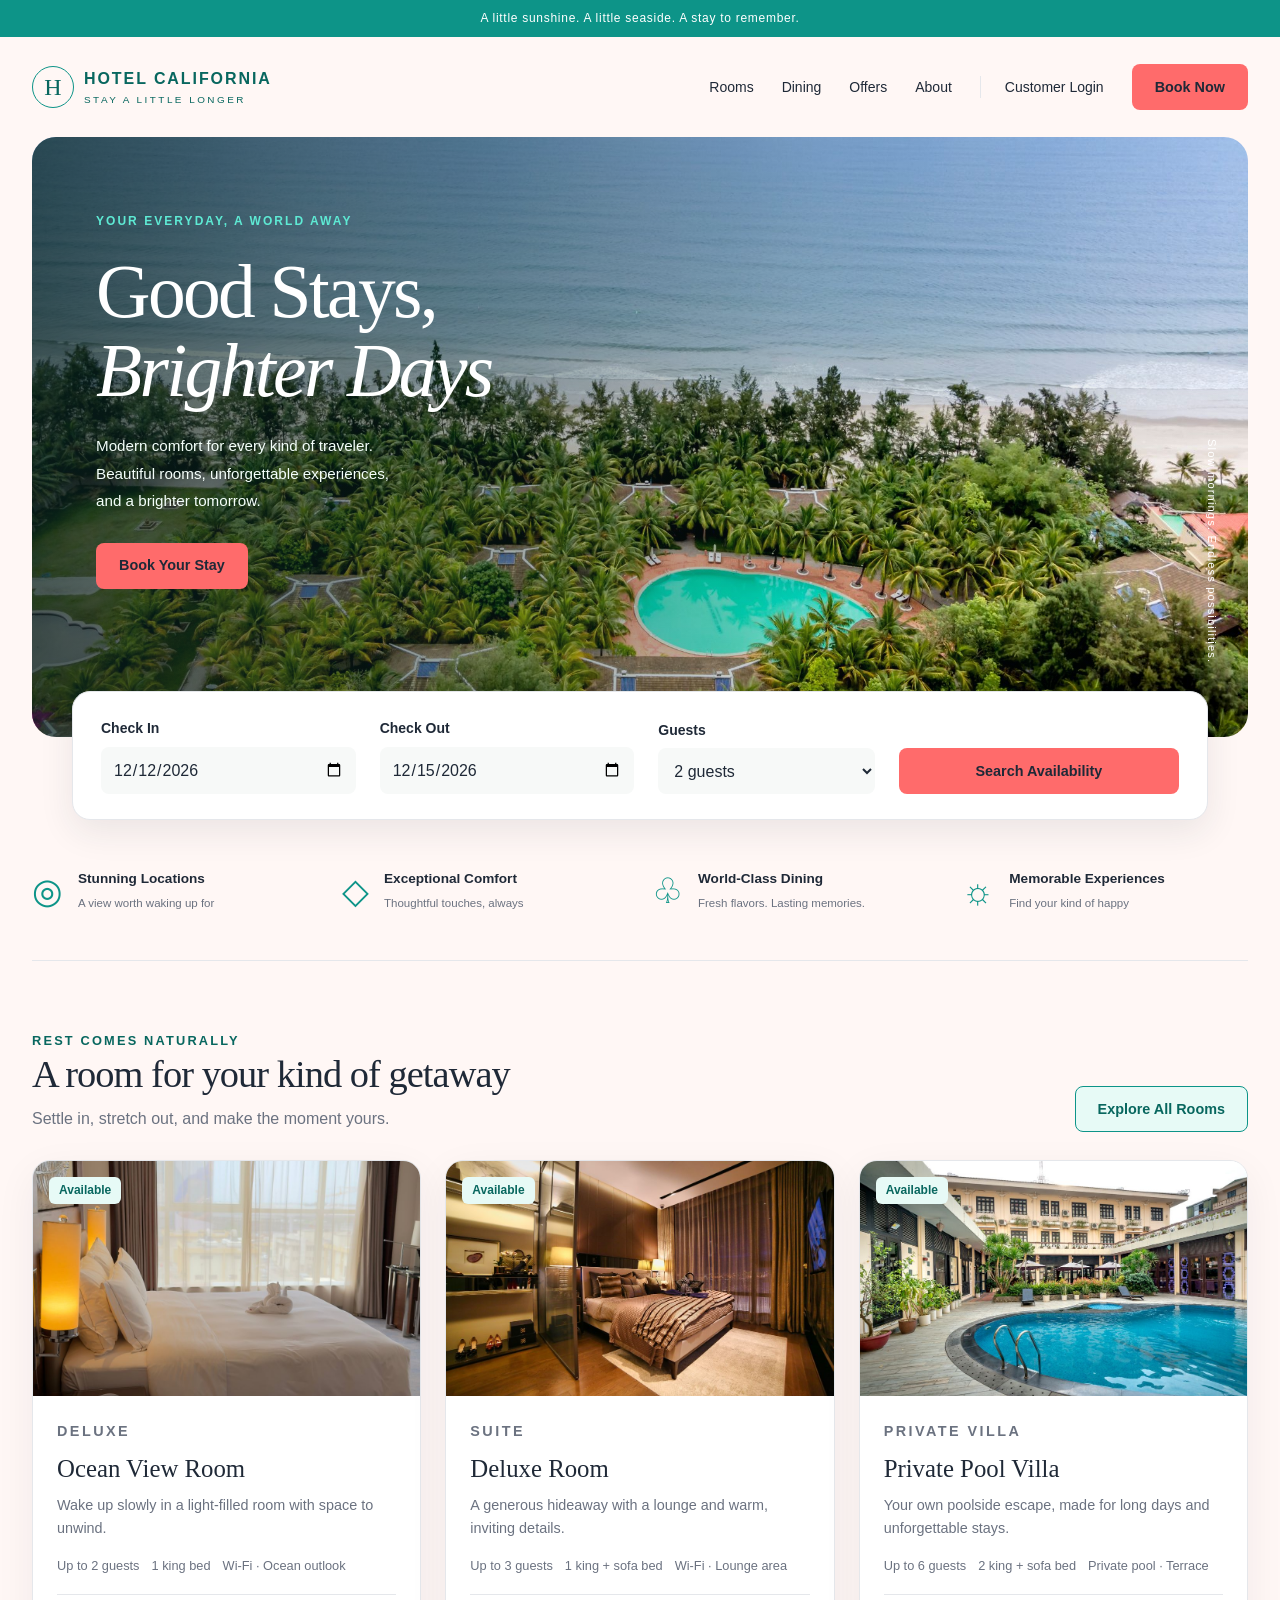
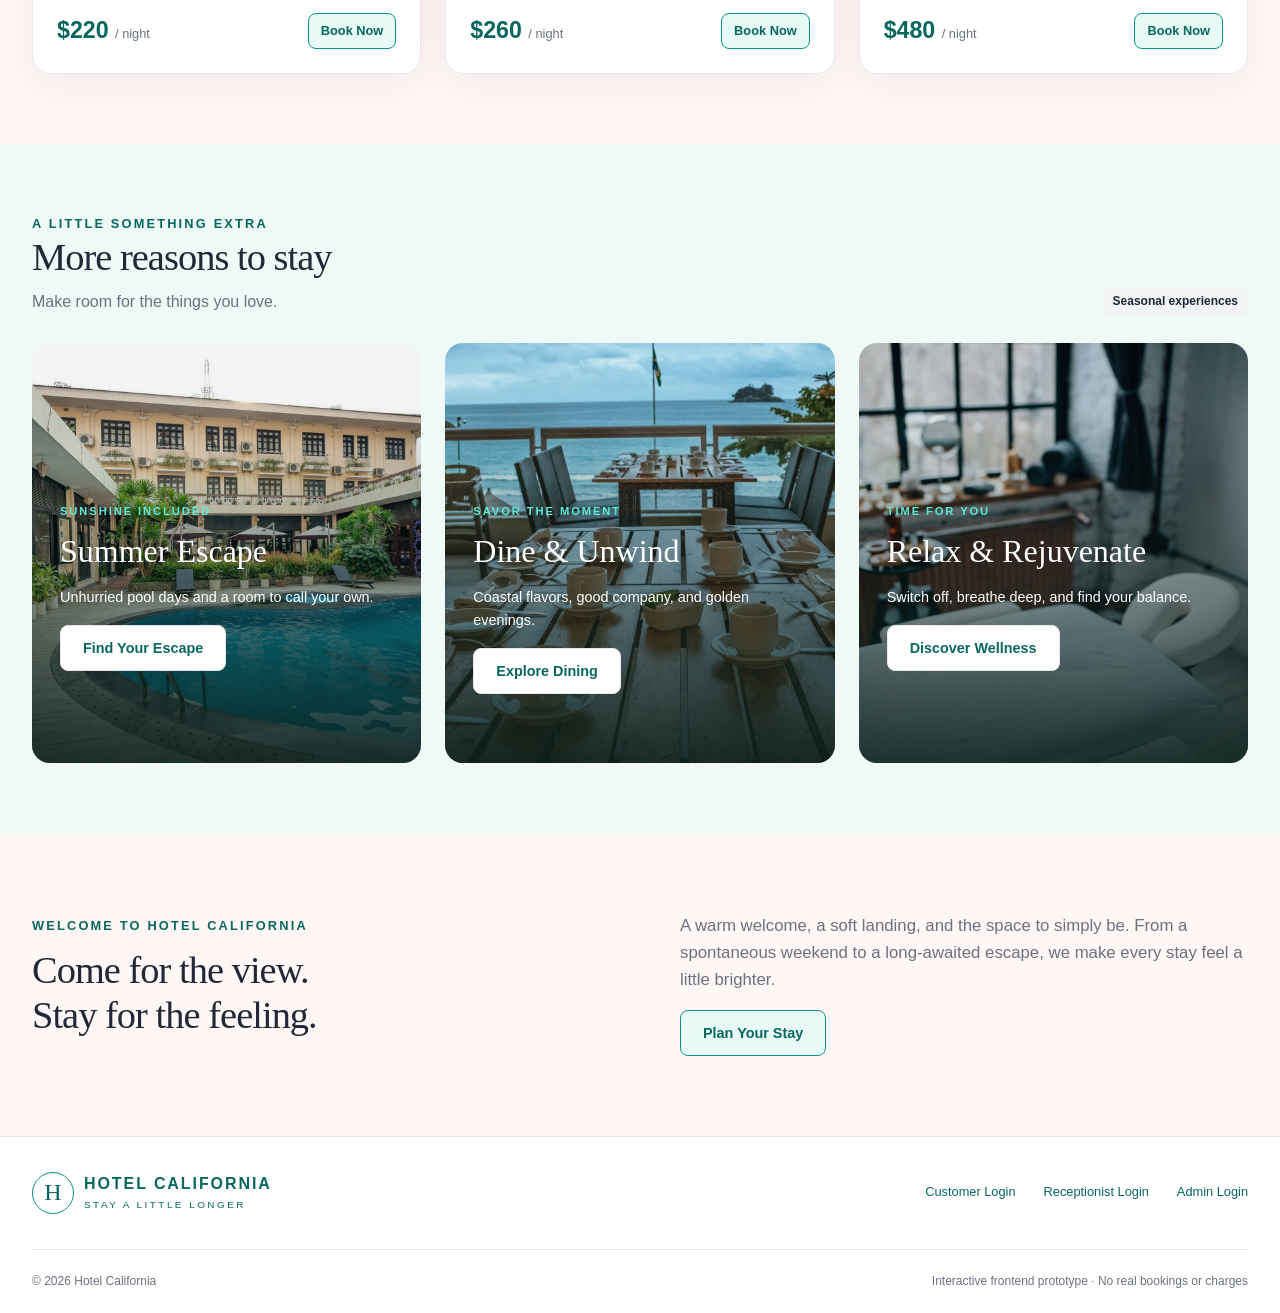
<file: index.html>
<!doctype html>
<html lang="en">
  <head>
    <meta charset="UTF-8" />
    <meta name="viewport" content="width=device-width, initial-scale=1" />
    <meta
      name="description"
      content="Find your brighter days at Hotel California. Explore inviting rooms, poolside escapes, and seaside dining in this hotel reservation prototype."
    />
    <title>Hotel California — Good Stays, Brighter Days</title>
    <link rel="icon" href="assets/images/icons/favicon.svg" type="image/svg+xml" />
    <link rel="stylesheet" href="css/common.css" />
    <link rel="stylesheet" href="css/home.css" />
    <script src="js/ui.js" defer></script>
    <script src="js/data.js" defer></script>
    <script src="js/api.js" defer></script>
    <script src="js/home.js" defer></script>
  </head>
  <body>
    <a class="skip-link" href="#main">Skip to content</a>
    <div class="welcome-strip">A little sunshine. A little seaside. A stay to remember.</div>
    <header class="site-header">
      <div class="container navbar">
        <a class="brand" href="index.html"
          ><span class="brand-mark" aria-hidden="true">H</span
          ><span class="brand-name">HOTEL CALIFORNIA<small>STAY A LITTLE LONGER</small></span></a
        >
        <button class="menu-toggle" aria-expanded="false" aria-controls="public-nav">
          ☰ Menu
        </button>
        <nav id="public-nav" aria-label="Main navigation">
          <a href="customer/index.html?page=rooms">Rooms</a><a href="#dining">Dining</a
          ><a href="#offers">Offers</a><a href="#about">About</a
          ><a class="login-link" href="customer/index.html?page=login">Customer Login</a
          ><a class="btn-primary" href="customer/index.html?page=rooms">Book Now</a>
        </nav>
      </div>
    </header>
    <main id="main">
      <section class="hero container" aria-labelledby="hero-title">
        <img
          class="hero-image"
          src="assets/images/hotel/resort.jpg"
          alt="An oceanfront resort with palm gardens and a turquoise pool"
          width="1920"
          height="1440"
          fetchpriority="high"
        />
        <div class="hero-content">
          <p class="eyebrow">YOUR EVERYDAY, A WORLD AWAY</p>
          <h1 id="hero-title">Good Stays,<br /><em>Brighter Days</em></h1>
          <p>
            Modern comfort for every kind of traveler.<br />Beautiful rooms, unforgettable
            experiences,<br />and a brighter tomorrow.
          </p>
          <a class="btn-primary" href="customer/index.html?page=rooms">Book Your Stay</a>
        </div>
        <span class="hero-note">Slow mornings. Endless possibilities.</span>
      </section>
      <div class="container search-container">
        <form
          class="availability card"
          id="availability-form"
          action="customer/index.html?page=rooms"
          method="get"
        >
          <div class="form-group">
            <label for="check-in">Check In</label
            ><input id="check-in" name="checkIn" type="date" required />
          </div>
          <div class="form-group">
            <label for="check-out">Check Out</label
            ><input id="check-out" name="checkOut" type="date" required />
          </div>
          <div class="form-group">
            <label for="guests">Guests</label
            ><select id="guests" name="guests">
              <option value="1">1 guest</option>
              <option value="2" selected>2 guests</option>
              <option value="3">3 guests</option>
              <option value="4">4 guests</option>
              <option value="6">6 guests</option>
            </select>
          </div>
          <button class="btn-primary" type="submit">Search Availability</button>
        </form>
      </div>
      <section class="container amenities" aria-label="Hotel highlights">
        <div>
          <span aria-hidden="true">◎</span>
          <p>Stunning Locations<small>A view worth waking up for</small></p>
        </div>
        <div>
          <span aria-hidden="true">◇</span>
          <p>Exceptional Comfort<small>Thoughtful touches, always</small></p>
        </div>
        <div>
          <span aria-hidden="true">♧</span>
          <p>World-Class Dining<small>Fresh flavors. Lasting memories.</small></p>
        </div>
        <div>
          <span aria-hidden="true">☼</span>
          <p>Memorable Experiences<small>Find your kind of happy</small></p>
        </div>
      </section>
      <section class="container home-section" id="rooms">
        <div class="section-heading">
          <div>
            <p class="eyebrow">REST COMES NATURALLY</p>
            <h2>A room for your kind of getaway</h2>
            <p class="muted">Settle in, stretch out, and make the moment yours.</p>
          </div>
          <a class="btn-secondary" href="customer/index.html?page=rooms">Explore All Rooms</a>
        </div>
        <div class="grid grid-3" id="featured-rooms" aria-live="polite"></div>
      </section>
      <section class="home-section offers-section" id="offers">
        <div class="container">
          <div class="section-heading">
            <div>
              <p class="eyebrow">A LITTLE SOMETHING EXTRA</p>
              <h2>More reasons to stay</h2>
              <p class="muted">Make room for the things you love.</p>
            </div>
            <span class="badge">Seasonal experiences</span>
          </div>
          <div class="grid grid-3">
            <article class="offer-card">
              <img
                src="assets/images/rooms/villa.jpg"
                alt="A peaceful hotel pool and terrace"
                loading="lazy"
                width="600"
                height="650"
              />
              <div>
                <p class="eyebrow">SUNSHINE INCLUDED</p>
                <h3>Summer Escape</h3>
                <p>Unhurried pool days and a room to call your own.</p>
                <a class="btn btn-quiet" href="customer/index.html?page=rooms&type=Private+Villa"
                  >Find Your Escape</a
                >
              </div>
            </article>
            <article class="offer-card" id="dining">
              <img
                src="assets/images/offers/dining.jpg"
                alt="A seaside dining table set for a leisurely meal"
                loading="lazy"
                width="600"
                height="650"
              />
              <div>
                <p class="eyebrow">SAVOR THE MOMENT</p>
                <h3>Dine &amp; Unwind</h3>
                <p>Coastal flavors, good company, and golden evenings.</p>
                <button class="btn btn-quiet" data-experience="dining">Explore Dining</button>
              </div>
            </article>
            <article class="offer-card">
              <img
                src="assets/images/offers/spa.jpg"
                alt="A tranquil spa treatment room with soft natural light"
                loading="lazy"
                width="600"
                height="650"
              />
              <div>
                <p class="eyebrow">TIME FOR YOU</p>
                <h3>Relax &amp; Rejuvenate</h3>
                <p>Switch off, breathe deep, and find your balance.</p>
                <button class="btn btn-quiet" data-experience="spa">Discover Wellness</button>
              </div>
            </article>
          </div>
        </div>
      </section>
      <section class="container about-section" id="about">
        <div>
          <p class="eyebrow">WELCOME TO HOTEL CALIFORNIA</p>
          <h2>Come for the view.<br />Stay for the feeling.</h2>
        </div>
        <div>
          <p>
            A warm welcome, a soft landing, and the space to simply be. From a spontaneous weekend
            to a long-awaited escape, we make every stay feel a little brighter.
          </p>
          <a class="btn-secondary" href="customer/index.html?page=rooms">Plan Your Stay</a>
        </div>
      </section>
    </main>
    <footer class="site-footer">
      <div class="container footer-top">
        <a class="brand" href="index.html"
          ><span class="brand-mark" aria-hidden="true">H</span
          ><span class="brand-name">HOTEL CALIFORNIA<small>STAY A LITTLE LONGER</small></span></a
        >
        <nav aria-label="Guest and staff access">
          <a href="customer/index.html?page=login">Customer Login</a
          ><a href="receptionist/index.html?page=login">Receptionist Login</a
          ><a href="admin/index.html?page=login">Admin Login</a>
        </nav>
      </div>
      <div class="container footer-bottom">
        <span>© <span id="year">2026</span> Hotel California</span
        ><span>Interactive frontend prototype · No real bookings or charges</span>
      </div>
    </footer>
  </body>
</html>
</file>
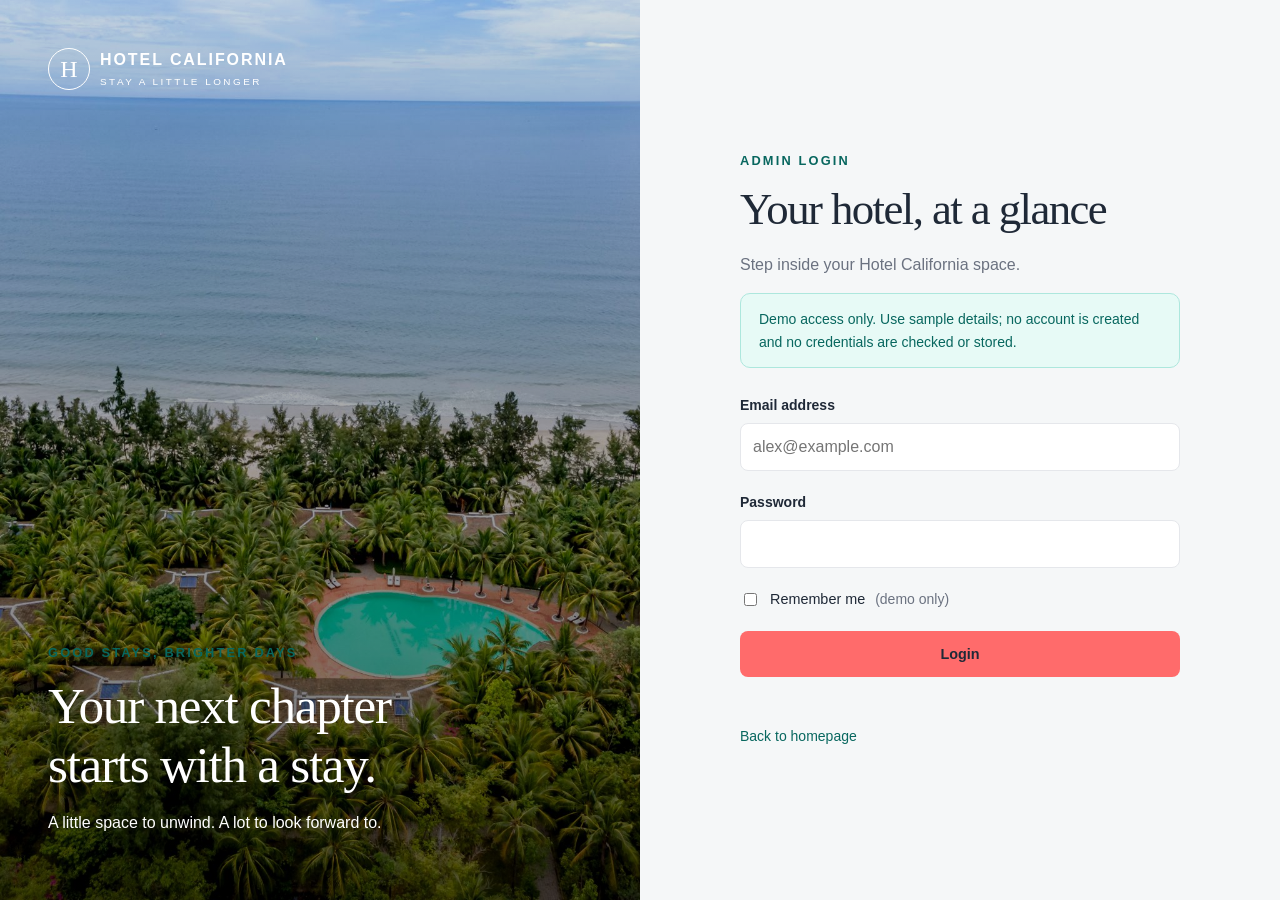
<file: admin/index.html>
<!doctype html>
<html lang="en">
  <head>
    <meta charset="UTF-8" />
    <meta name="viewport" content="width=device-width, initial-scale=1" />
    <meta
      name="description"
      content="Hotel California admin interface — college frontend prototype."
    />
    <title>Admin · Hotel California</title>
    <link rel="icon" href="../assets/images/icons/favicon.svg" type="image/svg+xml" />
    <link rel="stylesheet" href="../css/common.css" />
    <link rel="stylesheet" href="../css/portals.css" />
    <script src="../js/ui.js" defer></script>
    <script src="../js/data.js" defer></script>
    <script src="../js/api.js" defer></script>
    <script src="../js/staff-tools.js" defer></script>
    <script src="../js/admin.js" defer></script>
  </head>
  <body class="admin">
    <a class="skip-link" href="#main">Skip to content</a>
    <div id="app"></div>
    <noscript
      ><main class="container">
        <h1>Hotel California</h1>
        <p>Please enable JavaScript to use this interactive demo.</p>
        <a href="../index.html">Back to homepage</a>
      </main></noscript
    >
  </body>
</html>
</file>
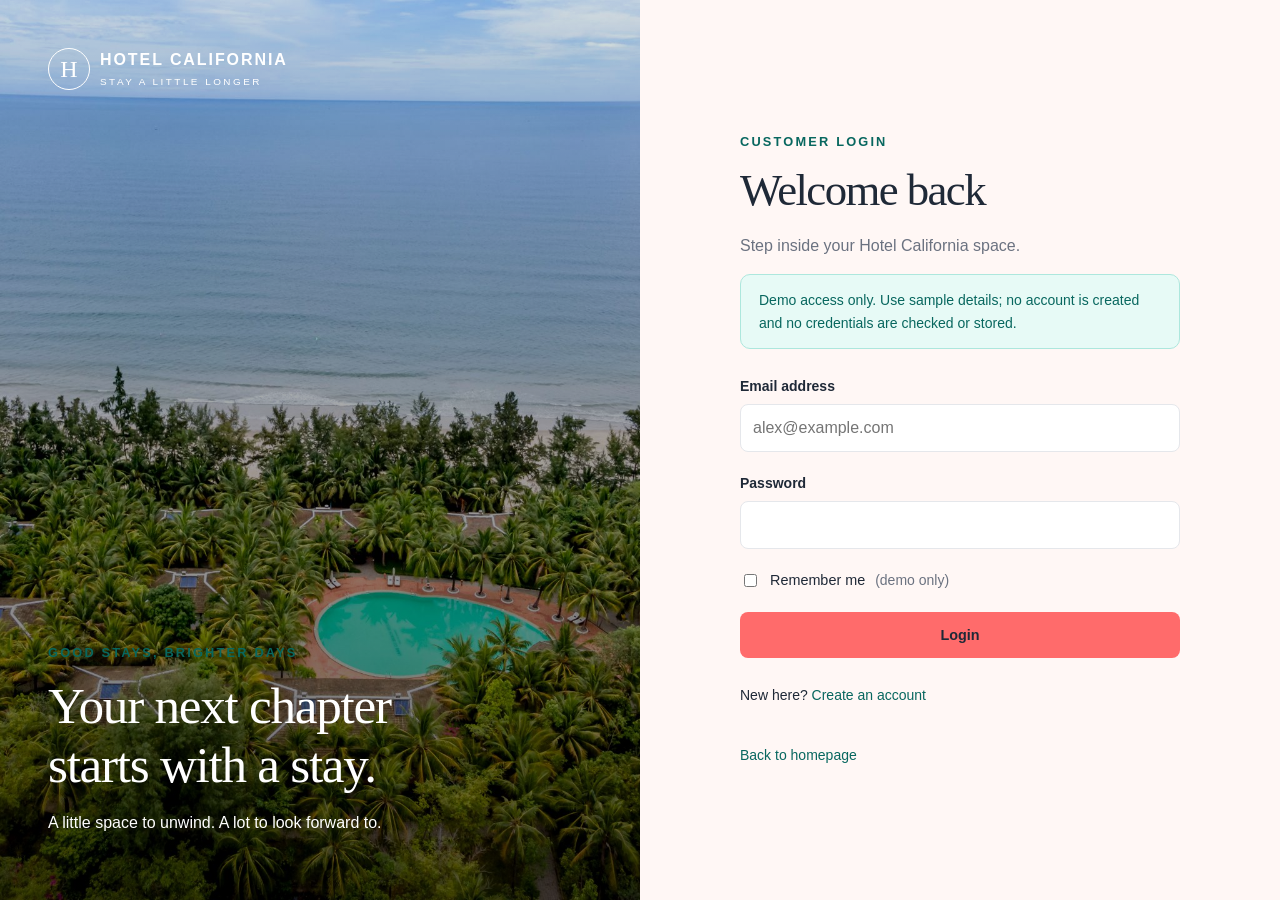
<file: customer/index.html>
<!doctype html>
<html lang="en">
  <head>
    <meta charset="UTF-8" />
    <meta name="viewport" content="width=device-width, initial-scale=1" />
    <meta
      name="description"
      content="Hotel California customer interface — college frontend prototype."
    />
    <title>Customer · Hotel California</title>
    <link rel="icon" href="../assets/images/icons/favicon.svg" type="image/svg+xml" />
    <link rel="stylesheet" href="../css/common.css" />
    <link rel="stylesheet" href="../css/portals.css" />
    <script src="../js/ui.js" defer></script>
    <script src="../js/data.js" defer></script>
    <script src="../js/api.js" defer></script>
    <script src="../js/customer.js" defer></script>
  </head>
  <body class="customer">
    <a class="skip-link" href="#main">Skip to content</a>
    <div id="app"></div>
    <noscript
      ><main class="container">
        <h1>Hotel California</h1>
        <p>Please enable JavaScript to use this interactive demo.</p>
        <a href="../index.html">Back to homepage</a>
      </main></noscript
    >
  </body>
</html>
</file>
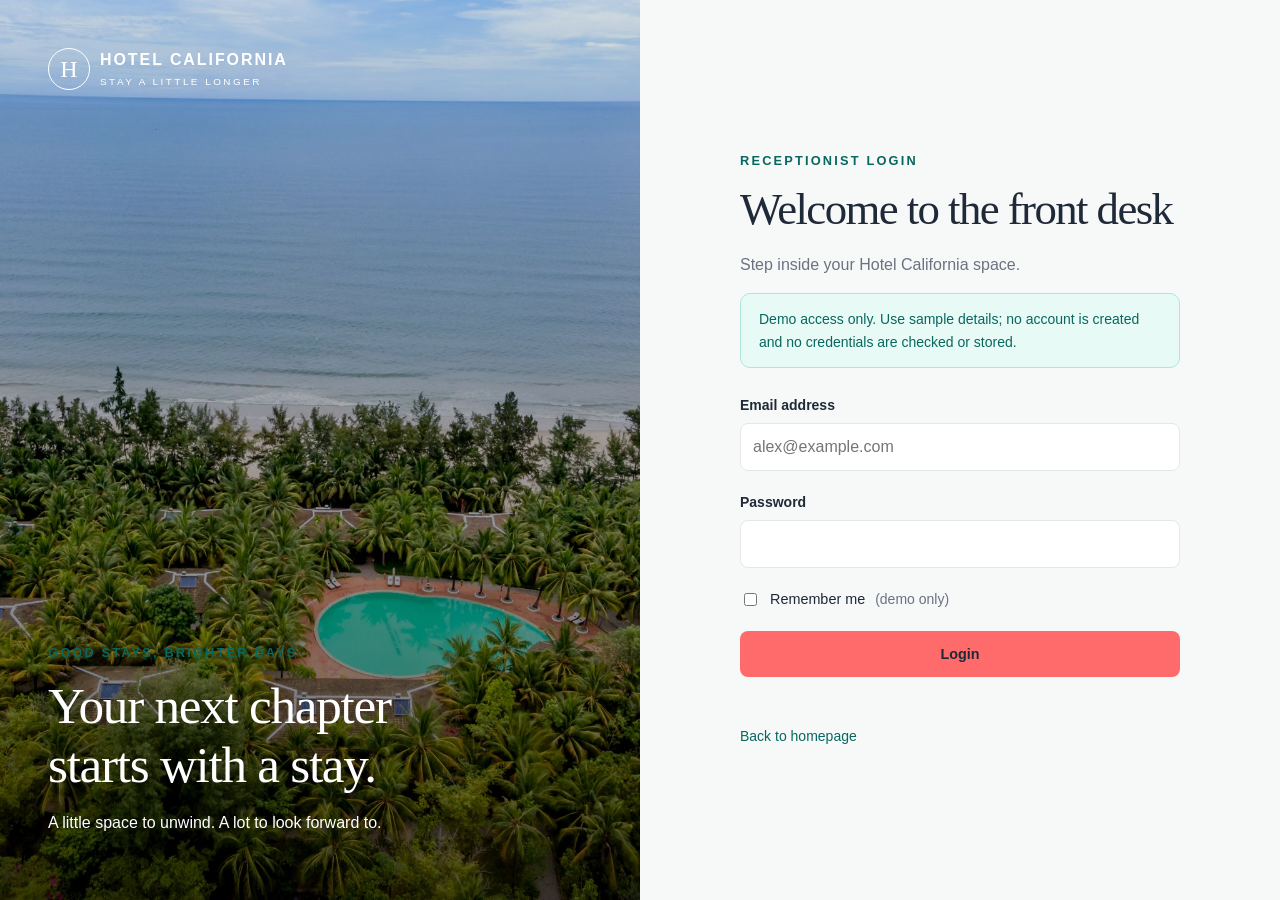
<file: receptionist/index.html>
<!doctype html>
<html lang="en">
  <head>
    <meta charset="UTF-8" />
    <meta name="viewport" content="width=device-width, initial-scale=1" />
    <meta
      name="description"
      content="Hotel California receptionist interface — college frontend prototype."
    />
    <title>Receptionist · Hotel California</title>
    <link rel="icon" href="../assets/images/icons/favicon.svg" type="image/svg+xml" />
    <link rel="stylesheet" href="../css/common.css" />
    <link rel="stylesheet" href="../css/portals.css" />
    <script src="../js/ui.js" defer></script>
    <script src="../js/data.js" defer></script>
    <script src="../js/api.js" defer></script>
    <script src="../js/staff-tools.js" defer></script>
    <script src="../js/receptionist.js" defer></script>
  </head>
  <body class="receptionist">
    <a class="skip-link" href="#main">Skip to content</a>
    <div id="app"></div>
    <noscript
      ><main class="container">
        <h1>Hotel California</h1>
        <p>Please enable JavaScript to use this interactive demo.</p>
        <a href="../index.html">Back to homepage</a>
      </main></noscript
    >
  </body>
</html>
</file>
<file: css/common.css>
:root {
  --primary: #0d9488;
  --secondary: #5eead4;
  --accent: #ff6b6b;
  --background: #fff7f5;
  --text: #1f2937;
  --white: #ffffff;
  --muted: #6b7280;
  --border: #e5e7eb;
  --soft: #e7faf6;
  --teal-ink: #08675f;
  --shadow: 0 12px 40px rgb(31 41 55 / 6%);
  --radius: 18px;
  --heading: Georgia, 'Times New Roman', serif;
  --body: 'Segoe UI', Arial, sans-serif;
}
* {
  box-sizing: border-box;
}
html {
  scroll-behavior: smooth;
}
body {
  margin: 0;
  color: var(--text);
  background: var(--background);
  font: 16px/1.6 var(--body);
}
h1,
h2,
h3,
h4,
p {
  margin: 0 0 1rem;
}
h1,
h2,
h3 {
  font-family: var(--heading);
  font-weight: 400;
  line-height: 1.16;
}
h1 {
  font-size: clamp(2.3rem, 4vw, 3.7rem);
  letter-spacing: -0.035em;
}
h2 {
  font-size: clamp(1.9rem, 3vw, 2.8rem);
  letter-spacing: -0.025em;
}
h3 {
  font-size: 1.55rem;
}
a {
  color: var(--teal-ink);
  text-decoration: none;
}
a:hover {
  text-decoration: underline;
  text-underline-offset: 5px;
}
button,
input,
select,
textarea {
  font: inherit;
}
button,
a,
input,
select,
textarea {
  -webkit-tap-highlight-color: transparent;
}
button {
  cursor: pointer;
}
button:disabled {
  opacity: 0.5;
  cursor: not-allowed;
}
img {
  display: block;
  max-width: 100%;
  object-fit: cover;
}
fieldset {
  min-width: 0;
  border: 1px solid var(--border);
  border-radius: 12px;
  padding: 1rem;
}
legend {
  font-weight: 600;
  padding: 0 0.4rem;
}
hr {
  border: 0;
  border-top: 1px solid var(--border);
  margin: 1.5rem 0;
}
:focus-visible {
  outline: 3px solid var(--primary);
  outline-offset: 4px;
}
[hidden] {
  display: none !important;
}
.container {
  width: min(1220px, calc(100% - 64px));
  margin-inline: auto;
}
.eyebrow {
  color: var(--teal-ink);
  font-size: 0.8rem;
  font-weight: 700;
  letter-spacing: 0.17em;
  text-transform: uppercase;
  margin-bottom: 0.75rem;
}
.muted {
  color: var(--muted);
}
.small {
  font-size: 0.875rem;
}
.nowrap {
  white-space: nowrap;
}
.stack > * + * {
  margin-top: 1.25rem;
}
.skip-link {
  position: fixed;
  top: -100px;
  left: 1rem;
  z-index: 100;
  background: white;
  padding: 1rem;
}
.skip-link:focus {
  top: 1rem;
}
.sr-only {
  position: absolute;
  width: 1px;
  height: 1px;
  padding: 0;
  overflow: hidden;
  clip: rect(0, 0, 0, 0);
  white-space: nowrap;
  border: 0;
}
@media (max-width: 650px) {
  .container {
    width: calc(100% - 32px);
  }
}
@media (prefers-reduced-motion: reduce) {
  html {
    scroll-behavior: auto;
  }
  *,
  *::before,
  *::after {
    transition: none !important;
    animation: none !important;
  }
}

.brand {
  display: inline-flex;
  align-items: center;
  gap: 10px;
  color: var(--teal-ink);
  text-decoration: none !important;
}
.brand-mark {
  display: grid;
  place-items: center;
  width: 42px;
  height: 42px;
  border: 1px solid var(--primary);
  border-radius: 50%;
  font: 24px var(--heading);
}
.brand-name {
  font: 600 1rem/1.2 var(--body);
  letter-spacing: 0.12em;
}
.brand-name small {
  display: block;
  font-size: 0.62rem;
  font-weight: 400;
  letter-spacing: 0.25em;
  margin-top: 6px;
}
.btn,
.btn-primary,
.btn-secondary {
  display: inline-flex;
  align-items: center;
  justify-content: center;
  gap: 8px;
  min-height: 46px;
  padding: 11px 22px;
  border: 1px solid transparent;
  border-radius: 8px;
  font-size: 0.9rem;
  font-weight: 600;
  line-height: 1.4;
  text-decoration: none !important;
  transition:
    transform 0.2s,
    box-shadow 0.2s;
}
.btn:hover,
.btn-primary:hover,
.btn-secondary:hover {
  transform: translateY(-1px);
  box-shadow: 0 5px 15px rgb(31 41 55 / 12%);
}
.btn-primary {
  background: var(--accent);
  color: var(--text);
}
.btn-secondary {
  background: var(--soft);
  color: var(--teal-ink);
  border-color: var(--primary);
}
.btn-quiet {
  background: var(--white);
  color: var(--teal-ink);
  border-color: var(--border);
}
.btn-small {
  padding: 7px 12px;
  min-height: 36px;
  font-size: 0.8rem;
}
.text-button {
  background: none;
  border: 0;
  color: var(--teal-ink);
  padding: 6px;
  font-weight: 600;
}
.danger {
  color: #a32f36;
}
.full-width {
  width: 100%;
}
.card {
  background: var(--white);
  border: 1px solid var(--border);
  border-radius: var(--radius);
  overflow: hidden;
  box-shadow: var(--shadow);
}
.card-body {
  padding: 24px;
}
.card-heading {
  display: flex;
  align-items: center;
  justify-content: space-between;
  gap: 1rem;
  padding: 24px 24px 0;
}
.card-heading h2,
.card-heading h3 {
  font-size: 1.5rem;
  margin: 0;
}
.grid {
  display: grid;
  gap: 24px;
}
.grid-2 {
  grid-template-columns: repeat(2, minmax(0, 1fr));
}
.grid-3 {
  grid-template-columns: repeat(3, minmax(0, 1fr));
}
.grid-4 {
  grid-template-columns: repeat(4, minmax(0, 1fr));
}
.section-heading,
.page-header {
  display: flex;
  justify-content: space-between;
  align-items: end;
  gap: 24px;
  margin-bottom: 28px;
}
.section-heading p,
.page-header p {
  margin: 0;
}
.section-heading h2,
.page-header h1 {
  margin-bottom: 10px;
}
.page-header h1 {
  font-size: clamp(2rem, 3vw, 2.8rem);
}
.page-header .eyebrow {
  margin-bottom: 8px;
}
.form-group {
  display: flex;
  flex-direction: column;
  gap: 7px;
  min-width: 0;
}
.form-group label {
  font-size: 0.875rem;
  font-weight: 600;
}
input:not([type='checkbox']):not([type='radio']):not([type='range']),
select,
textarea {
  width: 100%;
  min-height: 46px;
  border: 1px solid var(--border);
  border-radius: 8px;
  background: var(--white);
  padding: 10px 12px;
  color: var(--text);
}
input[type='checkbox'],
input[type='radio'],
input[type='range'] {
  accent-color: var(--primary);
}
textarea {
  min-height: 95px;
  resize: vertical;
}
.form-grid {
  display: grid;
  grid-template-columns: repeat(2, minmax(0, 1fr));
  gap: 18px;
}
.span-2 {
  grid-column: 1 / -1;
}
.checkbox-label {
  display: flex;
  gap: 10px;
  align-items: center;
  font-size: 0.9rem;
}
.filter-bar {
  display: flex;
  flex-wrap: wrap;
  align-items: end;
  gap: 16px;
  padding: 20px;
  margin-bottom: 24px;
}
.filter-bar .form-group {
  flex: 1 1 150px;
}
.table-wrap {
  overflow-x: auto;
  border-radius: var(--radius);
}
table {
  border-collapse: collapse;
  width: 100%;
  font-size: 0.875rem;
  text-align: left;
}
th {
  background: #f6faf9;
  color: var(--muted);
  font-size: 0.75rem;
  letter-spacing: 0.04em;
  text-transform: uppercase;
  font-weight: 600;
  white-space: nowrap;
}
td,
th {
  padding: 17px 20px;
  border-bottom: 1px solid var(--border);
}
td {
  vertical-align: middle;
}
tbody tr:last-child td {
  border-bottom: 0;
}
tbody tr:hover {
  background: #fcfefd;
}
.table-primary {
  font-weight: 600;
  white-space: nowrap;
}
.table-sub {
  display: block;
  color: var(--muted);
  font-size: 0.8rem;
}
.actions {
  display: flex;
  gap: 6px;
  white-space: nowrap;
}
.badge {
  display: inline-flex;
  align-items: center;
  padding: 4px 10px;
  border-radius: 6px;
  font-size: 0.75rem;
  line-height: 1.6;
  font-weight: 600;
  white-space: nowrap;
  background: #f1f3f5;
  color: var(--text);
}
.status-confirmed,
.status-available,
.status-paid,
.status-active {
  background: var(--soft);
  color: var(--teal-ink);
}
.status-pending,
.status-reserved {
  background: #fff1d6;
  color: #805419;
}
.status-cancelled,
.status-failed,
.status-maintenance,
.status-inactive {
  background: #ffe9e9;
  color: #a32f36;
}
.status-occupied,
.status-checked-in {
  background: #e9edff;
  color: #424c89;
}
.status-completed,
.status-refunded {
  background: #eff1f3;
  color: #535d6c;
}
.notice {
  border: 1px solid #ade7dd;
  background: var(--soft);
  color: var(--teal-ink);
  padding: 14px 18px;
  border-radius: 10px;
  font-size: 0.875rem;
}
.error {
  color: #a32f36;
  font-size: 0.875rem;
}
.empty-state {
  padding: 48px 24px;
  text-align: center;
  color: var(--muted);
}
.stats {
  display: grid;
  grid-template-columns: repeat(auto-fit, minmax(150px, 1fr));
  gap: 18px;
  margin-bottom: 28px;
}
.stat {
  padding: 22px;
}
.stat-label {
  color: var(--muted);
  font-size: 0.85rem;
  margin-bottom: 10px;
}
.stat-value {
  font-size: 2rem;
  font-weight: 600;
  letter-spacing: -0.035em;
  line-height: 1.1;
}
.stat-foot {
  color: var(--teal-ink);
  font-size: 0.75rem;
  margin-top: 12px;
}
.room-card img {
  width: 100%;
  height: 235px;
}
.room-card .room-top {
  position: relative;
}
.room-card .room-top .badge {
  position: absolute;
  left: 16px;
  top: 16px;
}
.room-card h3 {
  margin-bottom: 10px;
}
.room-card p {
  color: var(--muted);
  font-size: 0.9rem;
}
.room-meta {
  display: flex;
  flex-wrap: wrap;
  gap: 12px;
  color: var(--muted);
  font-size: 0.8rem;
  margin-bottom: 18px;
}
.room-bottom {
  display: flex;
  align-items: center;
  justify-content: space-between;
  border-top: 1px solid var(--border);
  padding-top: 17px;
  gap: 10px;
}
.price {
  color: var(--teal-ink);
  font-size: 1.45rem;
  font-weight: 600;
}
.price small {
  font: 0.8rem var(--body);
  color: var(--muted);
}
.app-shell {
  display: grid;
  grid-template-columns: 242px minmax(0, 1fr);
  min-height: 100vh;
}
.sidebar {
  background: var(--white);
  border-right: 1px solid var(--border);
  padding: 32px 20px;
  position: sticky;
  top: 0;
  height: 100vh;
  display: flex;
  flex-direction: column;
}
.sidebar .brand {
  margin: 0 5px 35px;
}
.sidebar-label {
  padding: 0 16px;
  color: var(--muted);
  font-size: 0.7rem;
  text-transform: uppercase;
  letter-spacing: 0.13em;
  margin-bottom: 12px;
}
.sidebar nav {
  display: grid;
  gap: 5px;
}
.sidebar nav a,
.sidebar .logout {
  padding: 11px 16px;
  border-radius: 8px;
  color: var(--muted);
  font-size: 0.9rem;
  display: flex;
  align-items: center;
  gap: 12px;
  text-decoration: none;
}
.sidebar nav a:hover,
.sidebar nav a[aria-current='page'] {
  background: var(--soft);
  color: var(--teal-ink);
}
.sidebar .logout {
  margin-top: auto;
}
.nav-icon {
  width: 21px;
  height: 21px;
  display: inline-flex;
  flex-shrink: 0;
}
.nav-icon svg {
  width: 100%;
  height: 100%;
}
.app-area {
  min-width: 0;
}
.app-topbar {
  height: 80px;
  border-bottom: 1px solid var(--border);
  display: flex;
  align-items: center;
  justify-content: space-between;
  padding: 0 36px;
  gap: 12px;
  background: var(--white);
}
.app-topbar p {
  margin: 0;
  font-size: 0.85rem;
  color: var(--muted);
}
.user-chip {
  display: flex;
  align-items: center;
  gap: 10px;
  font-size: 0.85rem;
}
.user-chip > span:last-child {
  max-width: 150px;
  overflow: hidden;
  text-overflow: ellipsis;
  white-space: nowrap;
}
.avatar {
  background: var(--soft);
  border-radius: 50%;
  color: var(--teal-ink);
  width: 38px;
  height: 38px;
  display: grid;
  place-items: center;
  font-size: 0.8rem;
  font-weight: 600;
}
.app-main {
  padding: 36px;
  max-width: 1600px;
  margin-inline: auto;
}
.menu-toggle {
  display: none;
  background: none;
  border: 1px solid var(--border);
  border-radius: 8px;
  padding: 8px 12px;
}
.progress {
  height: 8px;
  border-radius: 8px;
  width: 100%;
  accent-color: var(--primary);
  overflow: hidden;
}
progress::-webkit-progress-bar {
  background: var(--border);
}
progress::-webkit-progress-value {
  background: var(--primary);
  border-radius: 8px;
}
.summary-row {
  display: flex;
  align-items: center;
  justify-content: space-between;
  gap: 20px;
  padding: 10px 0;
  font-size: 0.9rem;
}
.summary-row.total {
  border-top: 1px solid var(--border);
  margin-top: 10px;
  padding-top: 20px;
  font-size: 1.2rem;
  font-weight: 600;
}
.dialog {
  border: 1px solid var(--border);
  border-radius: 20px;
  padding: 0;
  width: min(560px, calc(100% - 32px));
  max-height: 90vh;
  box-shadow: var(--shadow);
  color: var(--text);
}
.dialog::backdrop {
  background: rgb(31 41 55 / 45%);
  backdrop-filter: blur(3px);
}
.dialog-head {
  display: flex;
  justify-content: space-between;
  align-items: start;
  gap: 20px;
  padding: 24px 24px 0;
}
.dialog-head h2 {
  font-size: 1.8rem;
}
.dialog-body {
  padding: 0 24px 24px;
}
.dialog-actions {
  display: flex;
  gap: 12px;
  justify-content: end;
  margin-top: 24px;
}
.toast {
  position: fixed;
  bottom: 24px;
  right: 24px;
  z-index: 90;
  max-width: min(420px, calc(100% - 48px));
  background: var(--text);
  color: white;
  padding: 16px 24px;
  border-radius: 12px;
  box-shadow: var(--shadow);
}
.auth-layout {
  min-height: 100vh;
  display: grid;
  grid-template-columns: 1fr 1fr;
}
.auth-visual {
  background: url('../assets/images/hotel/resort.jpg') center/cover;
  padding: 48px;
  display: flex;
  flex-direction: column;
  justify-content: space-between;
  position: relative;
}
.auth-visual::before {
  content: '';
  position: absolute;
  inset: 0;
  background: linear-gradient(180deg, rgb(0 0 0 / 12%), rgb(0 0 0 / 60%));
}
.auth-visual > * {
  position: relative;
  color: white;
}
.auth-visual .brand,
.auth-visual .brand-mark {
  color: white;
  border-color: white;
}
.auth-visual h2 {
  font-size: clamp(2.5rem, 4vw, 4rem);
  max-width: 480px;
}
.auth-panel {
  display: flex;
  align-items: center;
  justify-content: center;
  padding: 48px;
}
.auth-content {
  width: min(440px, 100%);
}
.auth-content h1 {
  font-size: 2.8rem;
}
.auth-content form {
  margin-block: 26px;
}
.auth-options {
  display: flex;
  justify-content: space-between;
  gap: 20px;
  flex-wrap: wrap;
}
.auth-mobile-brand {
  display: none;
  margin-bottom: 35px;
}
@media (max-width: 1100px) {
  .grid-4 {
    grid-template-columns: repeat(2, minmax(0, 1fr));
  }
  .app-main {
    padding: 26px;
  }
  .app-shell {
    grid-template-columns: 215px minmax(0, 1fr);
  }
  .sidebar {
    padding: 28px 12px;
  }
}
@media (max-width: 900px) {
  .grid-3 {
    grid-template-columns: repeat(2, minmax(0, 1fr));
  }
  .app-shell {
    display: block;
  }
  .sidebar {
    display: none;
    position: fixed;
    top: 80px;
    left: 0;
    width: 250px;
    height: calc(100vh - 80px);
    z-index: 40;
    box-shadow: var(--shadow);
  }
  .sidebar.is-open {
    display: flex;
  }
  .menu-toggle {
    display: inline-flex;
  }
  .auth-layout {
    grid-template-columns: 0.8fr 1fr;
  }
  .auth-panel {
    padding: 32px;
  }
}
@media (max-width: 650px) {
  .grid-2,
  .grid-3,
  .grid-4 {
    grid-template-columns: 1fr;
  }
  .form-grid {
    grid-template-columns: 1fr;
  }
  .page-header,
  .section-heading {
    align-items: start;
    flex-direction: column;
    gap: 16px;
  }
  .app-main {
    padding: 24px 16px;
  }
  .app-topbar {
    padding-inline: 16px;
  }
  .app-topbar > p {
    display: none;
  }
  .auth-layout {
    display: block;
  }
  .auth-visual {
    display: none;
  }
  .auth-mobile-brand {
    display: flex;
  }
  .auth-panel {
    padding: 32px 24px;
    min-height: 100vh;
  }
  .stats {
    grid-template-columns: repeat(2, minmax(0, 1fr));
    gap: 12px;
  }
  .stat {
    padding: 17px;
  }
  .stat-value {
    font-size: 1.7rem;
  }
  .card-body {
    padding: 20px;
  }
}
@media (max-width: 380px) {
  .user-chip > span:last-child {
    display: none;
  }
}

.auth-content .back-link {
  display: inline-block;
  margin-top: 22px;
  font-size: 0.875rem;
}
</file>
<file: css/home.css>
.welcome-strip {
  background: var(--primary);
  color: white;
  text-align: center;
  font-size: 0.75rem;
  letter-spacing: 0.06em;
  padding: 9px 20px;
}
.site-header {
  background: var(--background);
}
.navbar {
  min-height: 100px;
  display: flex;
  align-items: center;
  justify-content: space-between;
  gap: 24px;
}
.navbar nav {
  display: flex;
  align-items: center;
  gap: 28px;
}
.navbar nav > a:not(.btn-primary) {
  font-size: 0.875rem;
  color: var(--text);
}
.navbar .login-link {
  border-left: 1px solid var(--border);
  padding-left: 24px;
}
.hero {
  height: 600px;
  position: relative;
  overflow: hidden;
  border-radius: 24px;
  color: white;
}
.hero-image {
  width: 100%;
  height: 100%;
  object-position: center 54%;
}
.hero::after {
  content: '';
  position: absolute;
  inset: 0;
  background: linear-gradient(90deg, rgb(9 35 31 / 73%), rgb(9 35 31 / 17%) 65%, transparent);
}
.hero-content {
  position: absolute;
  z-index: 1;
  top: 75px;
  left: 64px;
}
.hero-content .eyebrow {
  color: var(--secondary);
  font-size: 0.75rem;
}
.hero h1 {
  font-size: clamp(3.5rem, 5.9vw, 5.2rem);
  line-height: 1.04;
  margin: 22px 0;
  letter-spacing: -0.035em;
}
.hero h1 em {
  font-weight: 400;
}
.hero-content > p:not(.eyebrow) {
  font-size: 0.95rem;
  line-height: 1.8;
  color: #f5fffb;
  margin-bottom: 28px;
}
.hero-note {
  position: absolute;
  right: 28px;
  bottom: 74px;
  z-index: 1;
  font-size: 0.7rem;
  letter-spacing: 0.1em;
  writing-mode: vertical-rl;
}
.search-container {
  position: relative;
  z-index: 2;
  padding-inline: 40px;
}
.availability {
  margin-top: -46px;
  padding: 25px 28px;
  display: grid;
  grid-template-columns: 1fr 1fr 0.85fr 1.1fr;
  align-items: end;
  gap: 24px;
  box-shadow: 0 12px 35px rgb(31 41 55 / 9%);
}
.availability input,
.availability select {
  border: 0 !important;
  background: #f7f9f8 !important;
}
.availability button {
  min-height: 46px;
}
.amenities {
  display: grid;
  grid-template-columns: repeat(4, minmax(0, 1fr));
  padding-block: 48px;
  border-bottom: 1px solid var(--border);
  gap: 24px;
}
.amenities > div {
  display: flex;
  align-items: center;
  gap: 15px;
}
.amenities > div > span {
  color: var(--primary);
  font-size: 2.2rem;
  line-height: 1;
}
.amenities p {
  font-weight: 600;
  font-size: 0.85rem;
  margin: 0;
}
.amenities small {
  display: block;
  color: var(--muted);
  font-size: 0.72rem;
  font-weight: 400;
  margin-top: 4px;
}
.home-section {
  padding-block: 70px;
}
.offers-section {
  background: #eff9f5;
}
.offer-card {
  position: relative;
  min-height: 420px;
  overflow: hidden;
  border-radius: 18px;
  color: white;
}
.offer-card > img {
  position: absolute;
  inset: 0;
  width: 100%;
  height: 100%;
}
.offer-card::after {
  content: '';
  position: absolute;
  inset: 0;
  background: linear-gradient(0deg, rgb(12 33 28 / 90%), rgb(12 33 28 / 5%) 85%);
}
.offer-card > div {
  position: relative;
  z-index: 1;
  padding: 28px;
  padding-top: 160px;
}
.offer-card .eyebrow {
  color: var(--secondary);
  font-size: 0.7rem;
}
.offer-card h3 {
  font-size: 2rem;
}
.offer-card p {
  font-size: 0.9rem;
}
.about-section {
  display: grid;
  grid-template-columns: 1fr 1fr;
  gap: 80px;
  padding-block: 80px;
  align-items: center;
}
.about-section > div > p:not(.eyebrow) {
  color: var(--muted);
  font-size: 1.05rem;
}
.site-footer {
  background: white;
  border-top: 1px solid var(--border);
}
.footer-top,
.footer-bottom {
  display: flex;
  justify-content: space-between;
  gap: 24px;
  align-items: center;
  padding-block: 35px;
}
.footer-top nav {
  display: flex;
  gap: 28px;
  font-size: 0.8rem;
}
.footer-bottom {
  border-top: 1px solid var(--border);
  padding-block: 22px;
  font-size: 0.75rem;
  color: var(--muted);
}
@media (max-width: 1050px) {
  .navbar nav {
    gap: 16px;
  }
  .navbar .login-link {
    padding-left: 16px;
  }
  .hero-content {
    left: 40px;
  }
  .amenities {
    grid-template-columns: repeat(2, 1fr);
  }
}
@media (max-width: 900px) {
  .navbar {
    position: relative;
    min-height: 85px;
  }
  .navbar nav {
    display: none;
    position: absolute;
    top: 80px;
    right: 0;
    padding: 24px;
    background: white;
    box-shadow: var(--shadow);
    border-radius: 12px;
    z-index: 10;
    min-width: 220px;
  }
  .navbar nav.is-open {
    display: grid;
  }
  .navbar .login-link {
    border-left: 0;
    padding-left: 0;
  }
  .search-container {
    padding-inline: 20px;
  }
  .availability {
    grid-template-columns: 1fr 1fr;
    gap: 18px;
  }
  .offers-section .grid {
    grid-template-columns: 1fr;
  }
  .offer-card {
    min-height: 320px;
  }
  .offer-card > div {
    padding-top: 85px;
  }
  .about-section {
    gap: 32px;
  }
}
@media (max-width: 650px) {
  .navbar {
    gap: 12px;
  }
  .navbar .brand-name {
    font-size: 0.75rem;
  }
  .navbar .brand-name small {
    font-size: 0.5rem;
    letter-spacing: 0.15em;
  }
  .hero {
    height: 560px;
    border-radius: 16px;
  }
  .hero-content {
    left: 26px;
    top: 50px;
    right: 22px;
  }
  .hero h1 {
    font-size: 3.35rem;
  }
  .hero-note {
    display: none;
  }
  .hero::after {
    background: rgb(9 35 31 / 48%);
  }
  .search-container {
    padding-inline: 10px;
  }
  .availability {
    padding: 20px;
    gap: 16px;
  }
  .availability button {
    grid-column: 1 / -1;
  }
  .availability .form-group:nth-child(3) {
    grid-column: 1 / -1;
  }
  .amenities {
    gap: 25px 12px;
    padding-block: 32px;
  }
  .amenities > div {
    align-items: start;
    gap: 9px;
  }
  .amenities > div > span {
    font-size: 1.8rem;
  }
  .home-section {
    padding-block: 45px;
  }
  .about-section {
    grid-template-columns: 1fr;
    gap: 16px;
    padding-block: 48px;
  }
  .footer-top,
  .footer-bottom {
    flex-direction: column;
    align-items: start;
  }
  .footer-top nav {
    flex-wrap: wrap;
    gap: 16px;
  }
}
</file>
<file: css/portals.css>
/* customer / customer.css */
.customer .sidebar {
  border-top: 5px solid var(--primary);
}
.customer .app-main {
  max-width: 1400px;
}
.stay-banner {
  display: grid;
  grid-template-columns: 1.3fr 1fr;
  background: var(--soft);
  border-radius: 18px;
  overflow: hidden;
}
.stay-banner > div {
  padding: 32px;
}
.stay-banner img {
  height: 100%;
  min-height: 260px;
  width: 100%;
}
.stay-banner h2 {
  font-size: 2.5rem;
}
.customer .quick-links {
  display: flex;
  flex-wrap: wrap;
  gap: 12px;
}
@media (max-width: 650px) {
  .stay-banner {
    grid-template-columns: 1fr;
  }
  .stay-banner img {
    height: 220px;
    min-height: 0;
  }
}

/* customer / dashboard.css */
.upcoming-room {
  display: flex;
  gap: 20px;
  align-items: center;
}
.upcoming-room img {
  width: 110px;
  height: 110px;
  border-radius: 12px;
}
@media (max-width: 500px) {
  .upcoming-room {
    align-items: start;
    flex-direction: column;
  }
}

/* customer / rooms.css */
.results-count {
  color: var(--muted);
  font-size: 0.875rem;
  margin-bottom: 20px;
}
.room-filters {
  background: white;
}

/* customer / booking.css */
.booking-layout {
  display: grid;
  grid-template-columns: 1.25fr 1fr;
  gap: 24px;
  align-items: start;
}
.booking-image {
  height: 280px;
  width: 100%;
}
.booking-summary {
  position: sticky;
  top: 24px;
}
@media (max-width: 1050px) {
  .booking-layout {
    grid-template-columns: 1fr;
  }
  .booking-summary {
    position: static;
  }
}

/* customer / reservations.css */
.reservation-card {
  display: grid;
  grid-template-columns: 190px 1fr;
}
.reservation-card > img {
  width: 100%;
  height: 100%;
  min-height: 210px;
}
.reservation-head {
  display: flex;
  align-items: center;
  justify-content: space-between;
  gap: 15px;
  margin-bottom: 16px;
}
.reservation-head h3 {
  margin: 0;
}
@media (max-width: 650px) {
  .reservation-card {
    grid-template-columns: 1fr;
  }
  .reservation-card > img {
    height: 200px;
  }
  .reservation-head {
    flex-wrap: wrap;
  }
}

/* customer / payment.css */
.payment-choice {
  display: flex;
  gap: 12px;
  align-items: center;
  border: 1px solid var(--border);
  padding: 18px;
  border-radius: 10px;
  cursor: pointer;
}
.payment-choice:has(input:checked) {
  border-color: var(--primary);
  background: var(--soft);
}
.payment-choice small {
  display: block;
  color: var(--muted);
}

/* receptionist / receptionist.css */
.receptionist {
  background: #f6f9f8;
}
.receptionist .sidebar {
  border-top: 5px solid var(--secondary);
}
.operation-grid {
  display: grid;
  grid-template-columns: 1.7fr 1fr;
  gap: 24px;
  align-items: start;
}
.room-status-tile {
  padding: 22px;
  border-left: 4px solid var(--primary);
}
.room-status-tile h3 {
  font-family: var(--body);
  font-size: 1.3rem;
  font-weight: 600;
}
.room-status-tile[data-status='Maintenance'] {
  border-left-color: var(--accent);
}
.room-status-tile[data-status='Occupied'] {
  border-left-color: #777faf;
}
.room-status-tile[data-status='Reserved'] {
  border-left-color: #c59a56;
}
.activity-item {
  padding-block: 16px;
  border-bottom: 1px solid var(--border);
}
.activity-item:last-child {
  border: 0;
}
.activity-item p {
  margin-bottom: 4px;
}
@media (max-width: 1150px) {
  .operation-grid {
    grid-template-columns: 1fr;
  }
}

/* admin / admin.css */
.admin {
  background: #f5f7f8;
}
.admin .sidebar {
  background: #133d39;
  color: white;
  border: 0;
}
.admin .sidebar .brand {
  color: white;
}
.admin .sidebar .brand-mark {
  border-color: var(--secondary);
}
.admin .sidebar .brand-name {
  font-size: 0.85rem;
}
.admin .sidebar-label,
.admin .sidebar .muted {
  color: #acccc7;
}
.admin .sidebar nav a,
.admin .sidebar .logout {
  color: #d6e5e2;
}
.admin .sidebar nav a[aria-current='page'],
.admin .sidebar nav a:hover {
  background: var(--primary);
  color: white;
}
.admin .stat {
  box-shadow: none;
}
.admin .card-heading h2 {
  font-family: var(--body);
  font-weight: 600;
  font-size: 1.1rem;
}
.admin .stats {
  grid-template-columns: repeat(3, minmax(0, 1fr));
}
.admin .operation-grid {
  display: grid;
  grid-template-columns: 1.6fr 1fr;
  gap: 24px;
  align-items: start;
}
.admin .activity-item {
  padding-block: 13px;
  border-bottom: 1px solid var(--border);
}
.admin .activity-item p {
  margin-bottom: 4px;
}
.admin .activity-item:last-child {
  border: 0;
}
@media (max-width: 1150px) {
  .admin .operation-grid {
    grid-template-columns: 1fr;
  }
}
@media (max-width: 650px) {
  .admin .stats {
    grid-template-columns: repeat(2, minmax(0, 1fr));
  }
}

/* admin / reports.css */
.report-value {
  font-size: 2.8rem;
  font-weight: 600;
  color: var(--teal-ink);
  letter-spacing: -0.04em;
  margin-bottom: 12px;
}
.report-card h2 {
  font-size: 1.6rem;
}
.report-card .nav-icon {
  color: var(--primary);
  width: 28px;
  height: 28px;
  margin-bottom: 18px;
}
</file>
